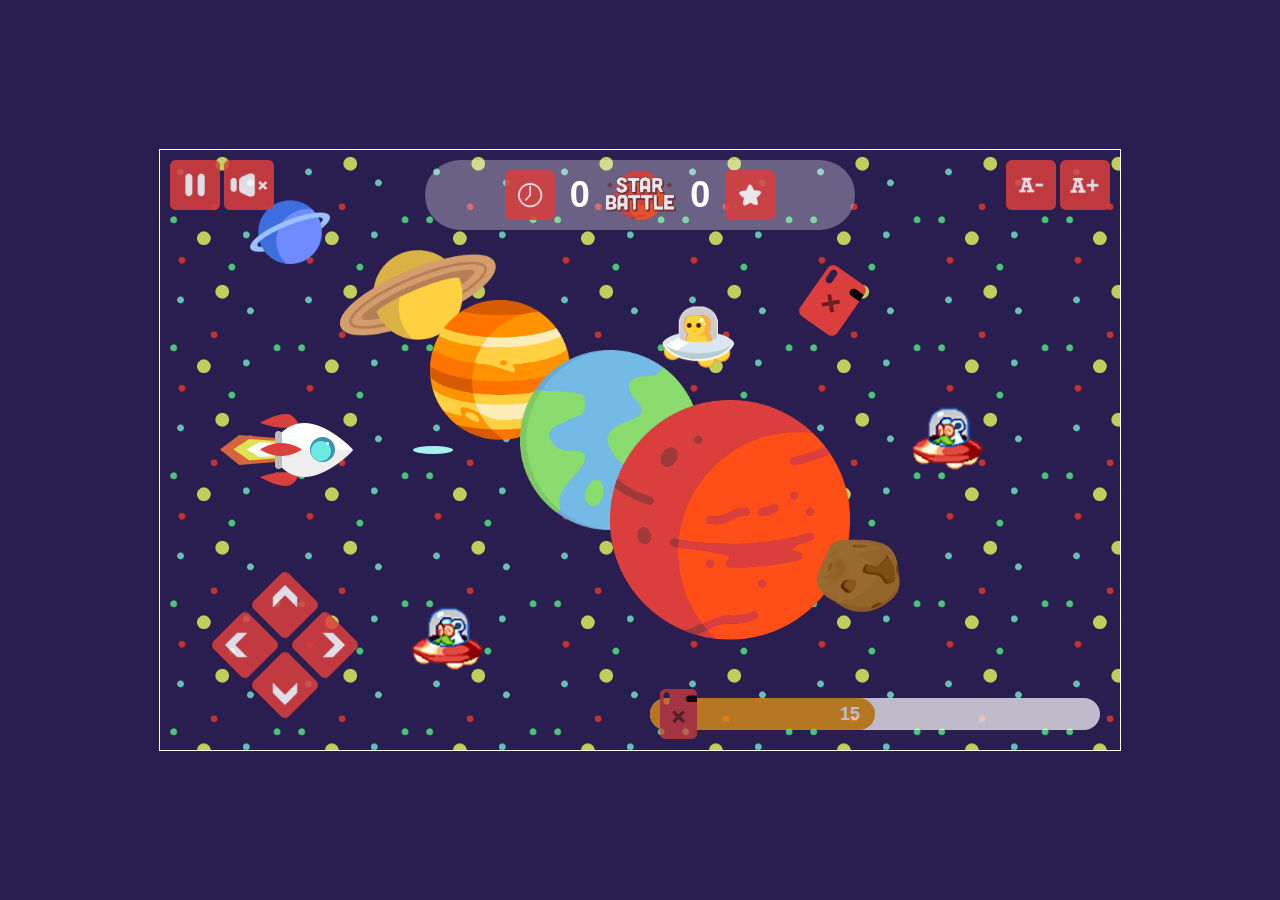
<file: 01_Client_Side/01_design/01_game_board.html>
<!DOCTYPE html>
<html lang="en">
<head>

  <!-- Meta -->

  <meta charset="UTF-8">
  <meta name="viewport" content="width=device-width, initial-scale=1.0">

  <!-- Title -->

  <title>Star Battle</title>

  <!-- Icon -->

  <link rel="icon" href="./01_source/logo-01.png">

  <!-- Style -->

  <link rel="stylesheet" href="./style.css">

</head>
<body>

<!-- Container -->

<div class="container">

  <!-- Game Board -->

  <div id="gameBoard" class="absolute full-width full-height">
    <!-- Menu and Stats -->

    <div id="gameMenu" class="absolute">
      <div class="row">
        <div class="col">
          <img src="./01_source/pause.png" alt="pause" class="pause">
          <img src="./01_source/sound.png" alt="sound" class="sound">
        </div>
        <div class="col text-center stat-overlay">
          <img src="./01_source/time.png" alt="time" class="time">
          <span class="time-text">0</span>
          <img src="./01_source/logo-01.png" alt="logo" class="logo">
          <span class="score-text">0</span>
          <img src="./01_source/score.png" alt="score" class="score">
        </div>
        <div class="col text-right">
          <img src="./01_source/fontmin.png" alt="fontmin" class="fontmin">
          <img src="./01_source/fontplus.png" alt="fontplus" class="fontplus">
        </div>
      </div>
    </div>

    <!-- Controller -->

    <div id="gameControl">
      <img src="./01_source/arrow.png" alt="arrow" class="arrow arrow-left">
      <img src="./01_source/arrow.png" alt="arrow" class="arrow arrow-top">
      <img src="./01_source/arrow.png" alt="arrow" class="arrow arrow-right">
      <img src="./01_source/arrow.png" alt="arrow" class="arrow arrow-bottom">
    </div>

    <!-- Fuel Counter -->

    <div id="fuelCounter">
      <img src="./01_source/fuel.png" alt="Fuel Icon" class="fuel-icon">
      <div id="fuel" class="text-right">15</div>
    </div>
  </div>

  <!-- Canvas -->

  <canvas id="canvas" width="960" height="600" class=""></canvas>
</div>

<script src="./jquery-3.2.1.min.js"></script>
<script src="./instructions.js"></script>
<script src="./Planet.js"></script>
<script src="./Enemy.js"></script>
<script src="./Fuel.js"></script>
<script src="./Friend.js"></script>
<script src="./Bullet.js"></script>
<script src="./Player.js"></script>
<script src="./Game.js"></script>
<script src="./Main.js"></script>

</body>
</html>
</file>
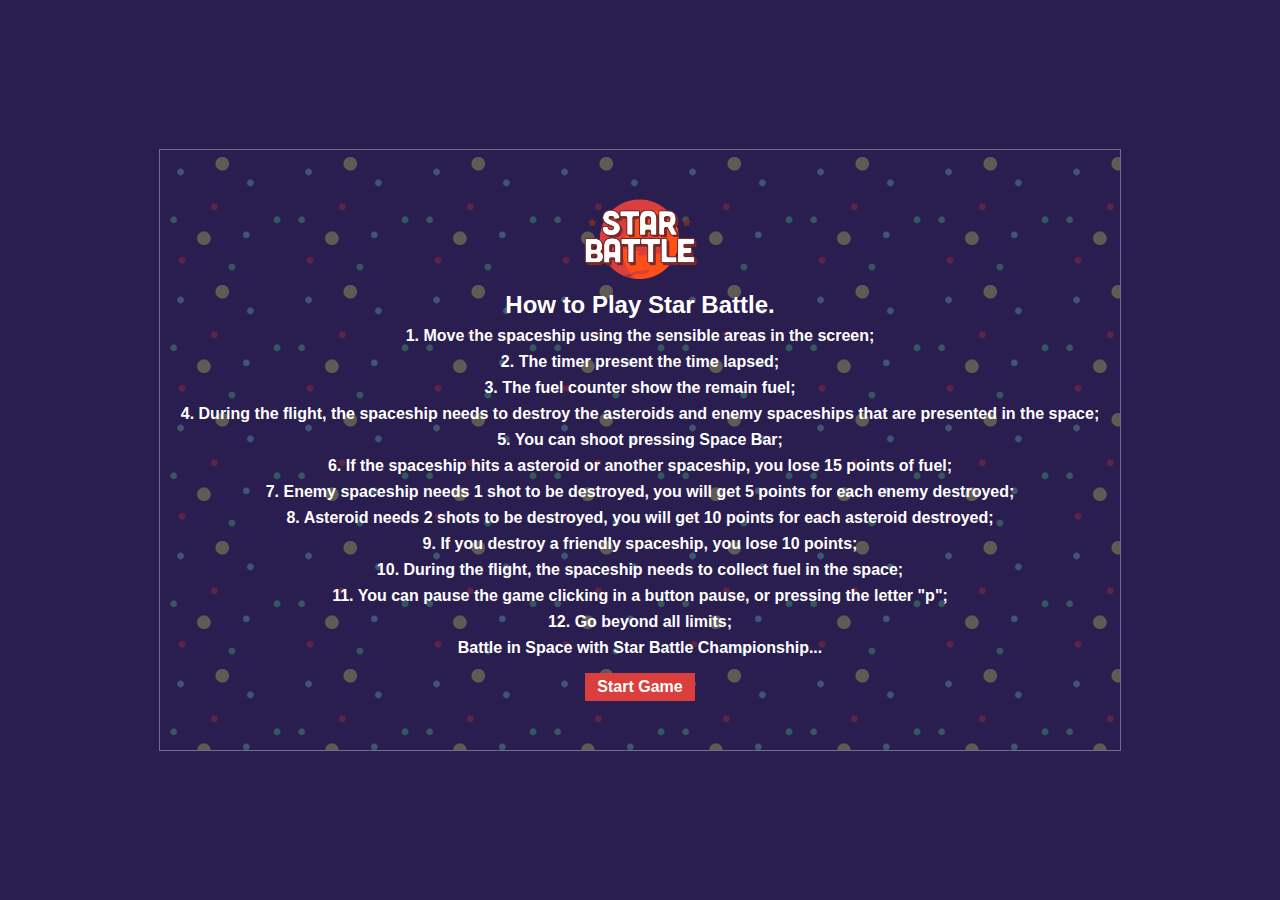
<file: 01_Client_Side/01_design/01_instructions.html>
<!DOCTYPE html>
<html lang="en">
<head>

  <!-- Meta -->

  <meta charset="UTF-8">
  <meta name="viewport" content="width=device-width, initial-scale=1.0">

  <!-- Title -->

  <title>Star Battle</title>

  <!-- Icon -->

  <link rel="icon" href="./01_source/logo-01.png">

  <!-- Style -->

  <link rel="stylesheet" href="./style.css">

</head>
<body>

<!-- Container -->

<div class="container">

  <!-- Instructions -->

  <div id="instructions" class="absolute text-center">
    <img src="./01_source/logo-01.png" alt="Star Battle Logo" class="logo">
    <h2 class="title">How to Play Star Battle.</h2>

    <p>
      1. Move the spaceship using the sensible areas in the screen;
    </p>
    <p>
      2. The timer present the time lapsed;
    </p>
    <p>
      3. The fuel counter show the remain fuel;
    </p>
    <p>
      4. During the flight, the spaceship needs to destroy the asteroids and enemy spaceships that are presented in the
      space;
    </p>
    <p>
      5. You can shoot pressing Space Bar;
    </p>
    <p>
      6. If the spaceship hits a asteroid or another spaceship, you lose 15 points of fuel;
    </p>
    <p>
      7. Enemy spaceship needs 1 shot to be destroyed, you will get 5 points for each enemy destroyed;
    </p>
    <p>
      8. Asteroid needs 2 shots to be destroyed, you will get 10 points for each asteroid destroyed;
    </p>
    <p>
      9. If you destroy a friendly spaceship, you lose 10 points;
    </p>
    <p>
      10. During the flight, the spaceship needs to collect fuel in the space;
    </p>
    <p>
      11. You can pause the game clicking in a button pause, or pressing the letter "p";
    </p>
    <p>
      12. Go beyond all limits;
    </p>
    <p>
      Battle in Space with Star Battle Championship...
    </p>

    <button class="btn">Start Game</button>
  </div>

  <!-- Canvas -->

  <canvas id="canvas" width="960" height="600" class="opacity-5"></canvas>
</div>

<script src="./jquery-3.2.1.min.js"></script>
<script src="./instructions.js"></script>

</body>
</html>
</file>
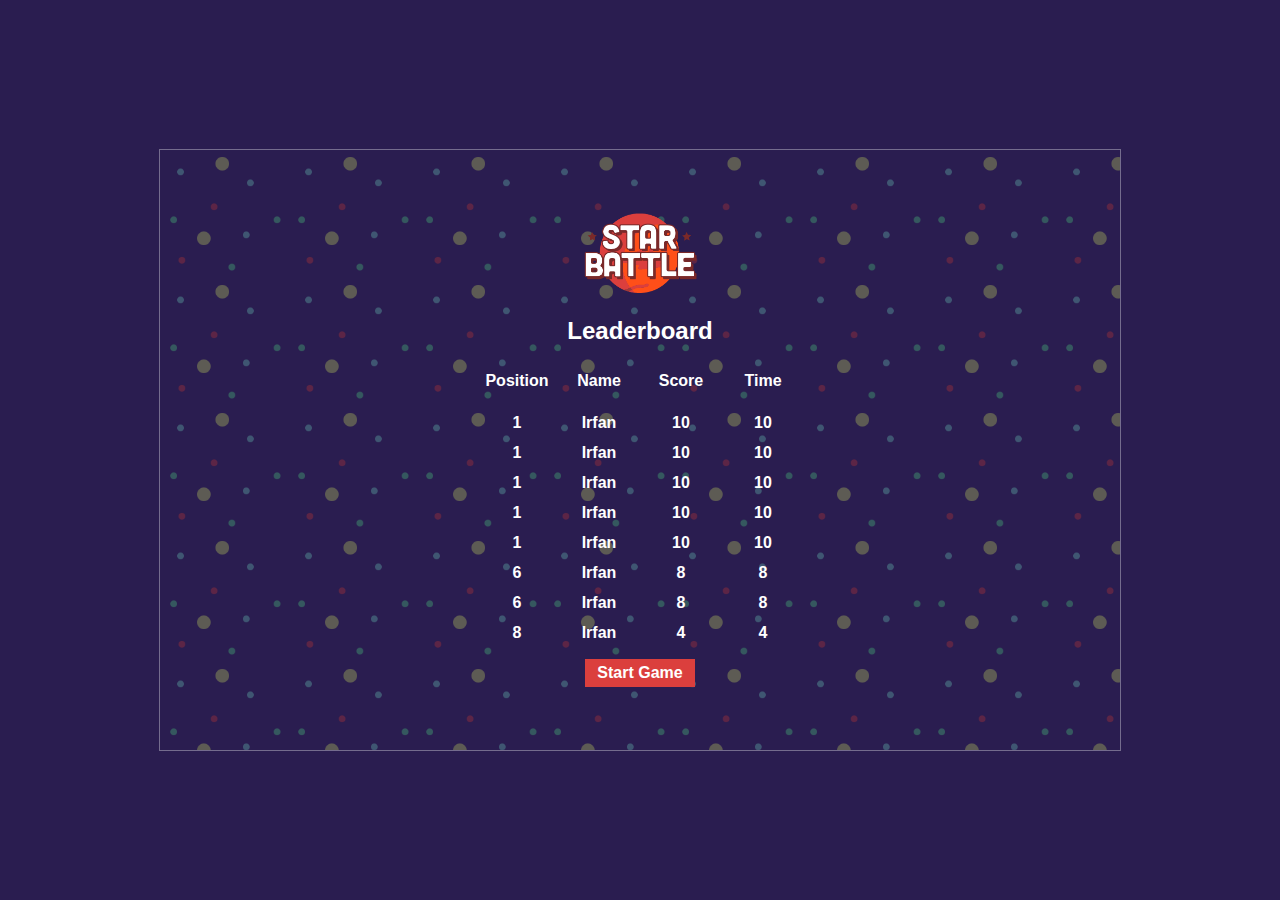
<file: 01_Client_Side/01_design/01_ranking.html>
<!DOCTYPE html>
<html lang="en">
<head>

  <!-- Meta -->

  <meta charset="UTF-8">
  <meta name="viewport" content="width=device-width, initial-scale=1.0">

  <!-- Title -->

  <title>Star Battle</title>

  <!-- Icon -->

  <link rel="icon" href="./01_source/logo-01.png">

  <!-- Style -->

  <link rel="stylesheet" href="./style.css">

</head>
<body>

<!-- Container -->

<div class="container">

  <!-- Ranking -->

  <div id="ranking" class="absolute text-center">
    <img src="./01_source/logo-01.png" alt="Star Battle Logo" class="logo">
    <h2 class="title">Leaderboard</h2>

    <div class="table-overlay">
      <table>
        <thead>
        <tr>
          <th>Position</th>
          <th>Name</th>
          <th>Score</th>
          <th>Time</th>
        </tr>
        </thead>
      </table>
    </div>

    <div class="table-overlay">
      <table class="table-rank">
        <tbody>
        <tr>
          <td>1</td>
          <td>Irfan</td>
          <td>10</td>
          <td>10</td>
        </tr>
        <tr>
          <td>1</td>
          <td>Irfan</td>
          <td>10</td>
          <td>10</td>
        </tr>
        <tr>
          <td>1</td>
          <td>Irfan</td>
          <td>10</td>
          <td>10</td>
        </tr>
        <tr>
          <td>1</td>
          <td>Irfan</td>
          <td>10</td>
          <td>10</td>
        </tr>
        <tr>
          <td>1</td>
          <td>Irfan</td>
          <td>10</td>
          <td>10</td>
        </tr>
        <tr>
          <td>6</td>
          <td>Irfan</td>
          <td>8</td>
          <td>8</td>
        </tr>
        <tr>
          <td>6</td>
          <td>Irfan</td>
          <td>8</td>
          <td>8</td>
        </tr>
        <tr>
          <td>8</td>
          <td>Irfan</td>
          <td>4</td>
          <td>4</td>
        </tr>
        </tbody>
      </table>
    </div>

    <button class="btn">Start Game</button>
  </div>

  <!-- Canvas -->

  <canvas id="canvas" width="960" height="600" class="opacity-5"></canvas>
</div>

<script src="./jquery-3.2.1.min.js"></script>
<script src="./instructions.js"></script>

</body>
</html>
</file>
<file: 01_Client_Side/01_design/style.css>
/*  Body */

* {
  box-sizing: border-box;
}

html, body {
  padding: 0;
  margin: 0;
  color: #fff;
  font-family: Rockwell, "Segoe UI", Arial, Serif, sans-serif;
  font-weight: bold;
}

/* Layout */

.container {
  width: 100vw;
  height: 100vh;
  background-color: #2a1d50;
  justify-content: center;
  align-items: center;
  display: flex;
}

.opacity-5 {
  opacity: .35;
}

.absolute {
  position: absolute;
  z-index: 1;
}

.full-width {
  width: 960px;
}

.full-height {
  height: 600px;
}

.row {
  display: flex;
}

.col {
  flex: auto;
  padding: 10px;
}

/* Text */

.text-center {
  text-align: center;
}

.text-right {
  text-align: right;
}

/* Logo */

.logo {
  height: 80px;
}

/* Button */

.btn {
  background-color: #db3f3d;
  background-position: center;
  padding: 5px 12px;
  font-size: inherit;
  font-family: inherit;
  font-weight: bold;
  color: inherit;
  outline: none;
  border: none;
  transition: all 1s;
}

.btn:hover {
  background: #f19e0d radial-gradient(circle, transparent 1%, #f19e0d 1%) center/15000%;
}

.btn:active {
  background-color: #fff;
  background-size: 100%;
  transition: backround 0s;
}

/* Table */

.table-overlay {
  max-height: 300px;
  overflow: auto;
  margin: 10px 0;
}

.table-overlay::-webkit-scrollbar {
  width: 6px;
}

.table-overlay::-webkit-scrollbar-thumb {
  background-color: #eee;
  border-radius: 10px;
}

.table-overlay::-webkit-scrollbar-thumb:hover {
  background-color: #aaa;
}

.table-overlay th,
.table-overlay td {
  text-align: center;
  font-weight: bold;
  width: 80px;
  padding: 5px 0;
}

/* Instructions */

#instructions {
  max-width: 960px;
  padding: 0 20px;
}

#instructions .title,
#instructions p {
  margin: .5rem 0;
  font-weight: bold;
}

#instructions .btn {
  margin-top: .5rem;
}

#instructions * {
  opacity: 0;
}

#instructions .animate {
  opacity: 1;
  animation-name: animateInstructions;
  animation-duration: .75s;
}

@keyframes animateInstructions {
  0% {
    opacity: 0;
    transform: scale(0);
  }

  70% {
    opacity: 1;
    transform: scale(1.2);
  }
}

/* Game Menu */

#gameBoard img {
  height: 50px;
  opacity: .85;
  vertical-align: top;
}

#gameBoard img:hover {
  opacity: 1;
}

#gameMenu {
  top: 0;
  width: 100%;
}

.stat-overlay {
  background-color: rgba(255, 255, 255, .3);
  margin-top: 10px;
  border-radius: 50px;
}

.stat-overlay span {
  font-size: 36px;
  line-height: 50px;
  margin: 0 10px;
}

#gameControl .arrow {
  position: absolute;
}

.arrow-top {
  left: 100px;
  bottom: 120px;
  transform: rotate(-45deg);
}

.arrow-left {
  left: 60px;
  bottom: 80px;
  transform: rotate(-135deg);
}

.arrow-right {
  left: 140px;
  bottom: 80px;
  transform: rotate(45deg);
}

.arrow-bottom {
  left: 100px;
  bottom: 40px;
  transform: rotate(135deg);
}

#fuelCounter {
  position: absolute;
  right: 20px;
  bottom: 20px;
  background-color: #fff;
  opacity: 0.7;
  width: 450px;
  height: 32px;
  border-radius: 100px;
}

#fuelCounter #fuel {
  background-color: #f19e0d;
  width: 50%;
  height: 100%;
  border-radius: 100px;
  line-height: 32px;
  padding-right: 15px;
  font-size: 18px;
}

.fuel-icon {
  position: absolute;
  left: 10px;
  top: 50%;
  transform: translateY(-50%);
  opacity: 1!important;
}

/* Canvas */

#canvas {
  background-image: url("./01_source/background.png");
  border: 1px solid #fff;
  background-size: 128px;
}
</file>
